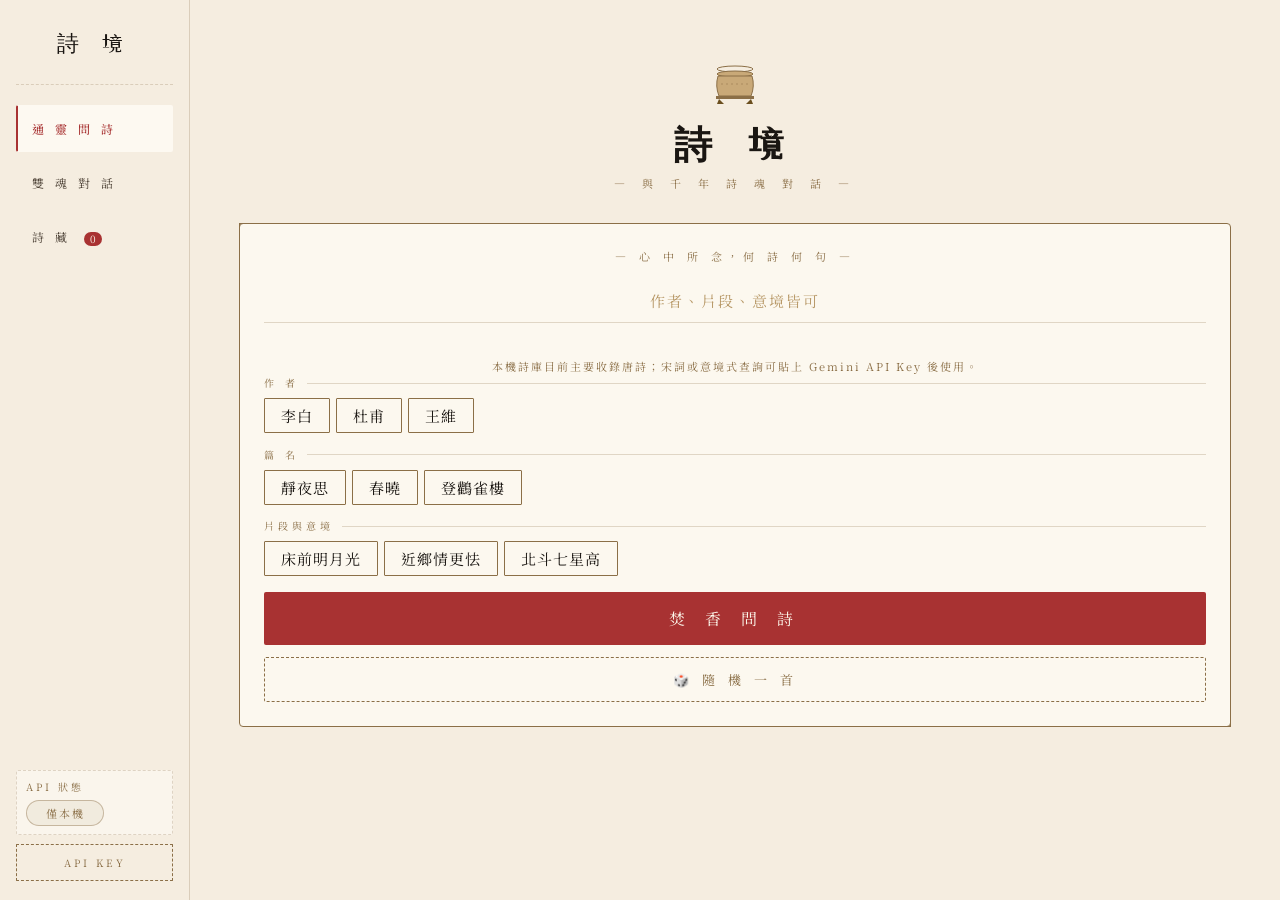
<file: index.html>
<!DOCTYPE html>
<html lang="zh-Hant">
<head>
<meta charset="UTF-8"/>
<meta name="viewport" content="width=device-width, initial-scale=1.0"/>
<meta name="description" content="詩境是一個結合本機唐詩資料庫與 Gemini API 的古典詩詞互動系統，可查詩、解詩、收藏與進行詩魂對話。"/>
<meta property="og:title" content="詩境｜生成式 AI 古典詩詞互動系統"/>
<meta property="og:description" content="用作者、詩名、詩句或意境召喚古典詩詞，支援本機 poems.json 與 Gemini API。"/>
<meta property="og:type" content="website"/>
<meta name="theme-color" content="#f5ede0"/>
<title>詩境 · 通靈問詩</title>
<link rel="icon" href="data:image/svg+xml,%3Csvg xmlns='http://www.w3.org/2000/svg' viewBox='0 0 64 64'%3E%3Crect width='64' height='64' rx='8' fill='%23f5ede0'/%3E%3Ctext x='32' y='43' text-anchor='middle' font-size='36' fill='%23a83232' font-family='serif'%3E%E8%A9%A9%3C/text%3E%3C/svg%3E"/>
<link rel="preconnect" href="https://fonts.googleapis.com">
<link href="https://fonts.googleapis.com/css2?family=Noto+Serif+TC:wght@400;500;700&family=ZCOOL+XiaoWei&display=swap" rel="stylesheet">
<link rel="stylesheet" href="style.css?v=20260604-v142-home-examples"/>
</head>
<body>

<!-- ══ 導覽列 ══ -->
<nav class="nav">
  <div class="nav-logo">詩 境</div>
  <div class="nav-tabs">
    <button class="nav-tab active" data-action="show-page" data-page="p1" type="button">通 靈 問 詩</button>
    <button class="nav-tab" data-action="show-page" data-page="p2" type="button">雙 魂 對 話</button>
    <button class="nav-tab" data-action="show-page" data-page="p3" type="button">詩 藏 <span class="collect-badge" id="collect-badge">0</span></button>
  </div>
  <div class="nav-api-wrap">
    <div class="nav-api-status" aria-live="polite">
      <div class="api-status-label">API 狀態</div>
      <div class="api-status-pill s-local" id="api-status-pill">僅本機</div>
    </div>
    <button class="nav-api-btn" data-action="open-api-key-modal" type="button">API KEY</button>
  </div>
</nav>

<!-- ══ 頁面1：通靈問詩 ══ -->
<div class="page active" id="p1">
  <div class="smoke-wrap">
    <div class="censer-mini">
      <div class="s"></div><div class="s"></div><div class="s"></div>
      <svg width="56" height="44" viewBox="0 0 56 44" style="position:absolute;bottom:0">
        <ellipse cx="28" cy="9" rx="18" ry="3" fill="none" stroke="#8b6f47" stroke-width="1"/>
        <ellipse cx="28" cy="14" rx="18" ry="3" fill="#c9a978" stroke="#8b6f47" stroke-width="1"/>
        <path d="M11 16 Q8 26 12 36 L44 36 Q48 26 45 16Z" fill="#c9a978" stroke="#8b6f47" stroke-width="1"/>
        <line x1="14" y1="24" x2="42" y2="24" stroke="#8b6f47" stroke-width=".5" stroke-dasharray="2,3"/>
        <rect x="9" y="36" width="38" height="3" fill="#8b6f47"/>
        <path d="M12 39 L10 44 L17 44Z" fill="#6b4f1e"/>
        <path d="M44 39 L46 44 L39 44Z" fill="#6b4f1e"/>
      </svg>
    </div>
  </div>
  <div class="hero">
    <h1>詩 境</h1>
    <div class="hero-sub">— 與 千 年 詩 魂 對 話 —</div>
  </div>

  <div class="ritual-box">
    <div class="ritual-label">— 心 中 所 念，何 詩 何 句 —</div>
    <input id="poem-input" type="text" placeholder="作者、片段、意境皆可"/>
    <div class="library-scope-note">本機詩庫目前主要收錄唐詩；宋詞或意境式查詢可貼上 Gemini API Key 後使用。</div>
    <div class="example-group">
      <div class="group-label">作 者</div>
      <div class="ex-row">
        <button class="ex-btn" data-action="fill-example" data-value="李白" type="button">李白</button>
        <button class="ex-btn" data-action="fill-example" data-value="杜甫" type="button">杜甫</button>
        <button class="ex-btn" data-action="fill-example" data-value="王維" type="button">王維</button>
      </div>
    </div>
    <div class="example-group">
      <div class="group-label">篇 名</div>
      <div class="ex-row">
        <button class="ex-btn" data-action="fill-example" data-value="靜夜思" type="button">靜夜思</button>
        <button class="ex-btn" data-action="fill-example" data-value="春曉" type="button">春曉</button>
        <button class="ex-btn" data-action="fill-example" data-value="登鸛雀樓" type="button">登鸛雀樓</button>
      </div>
    </div>
    <div class="example-group">
      <div class="group-label">片段與意境</div>
      <div class="ex-row">
        <button class="ex-btn" data-action="fill-example" data-value="床前明月光" type="button">床前明月光</button>
        <button class="ex-btn" data-action="fill-example" data-value="近鄉情更怯" type="button">近鄉情更怯</button>
        <button class="ex-btn" data-action="fill-example" data-value="北斗七星高" type="button">北斗七星高</button>
      </div>
    </div>
    <button class="submit-btn" id="submit-btn" data-action="summon" type="button">焚 香 問 詩</button>
    <button class="random-btn" id="random-btn" data-action="random-poem" type="button">🎲 隨 機 一 首</button>
  </div>

  <div class="loading-box" id="loading" aria-live="polite" aria-busy="true">
    <div class="loading-panel">
      <div class="loading-ornament">— 詩 境 通 靈 —</div>
      <div class="loading-text" id="loading-text">點 燃 香 爐 ⋯</div>
      <div class="loading-note">古 卷 翻 動，詩 魂 將 至</div>
    </div>
  </div>
  <div id="output"></div>
</div>

<!-- ══ 頁面2：雙魂對話 ══ -->
<div class="page" id="p2">
  <div class="page2-title">雙 魂 對 話</div>
  <div class="page2-sub">— 召 喚 兩 位 詩 人，就 主 題 展 開 詩 意 對 話 —</div>

  <div class="setup-box">
    <div class="setup-label">— 設 定 對 話 —</div>
    <div class="setup-grid">
      <div class="setup-col">
        <label>詩 人 甲</label>
        <select id="poet-a">
          <option value="李白">李白（唐）</option>
          <option value="杜甫">杜甫（唐）</option>
          <option value="王維">王維（唐）</option>
          <option value="白居易">白居易（唐）</option>
          <option value="蘇軾">蘇軾（宋）</option>
          <option value="李清照">李清照（宋）</option>
          <option value="辛棄疾">辛棄疾（宋）</option>
          <option value="陶淵明">陶淵明（東晉）</option>
        </select>
      </div>
      <div class="setup-col">
        <label>詩 人 乙</label>
        <select id="poet-b">
          <option value="蘇軾" selected>蘇軾（宋）</option>
          <option value="李白">李白（唐）</option>
          <option value="杜甫">杜甫（唐）</option>
          <option value="王維">王維（唐）</option>
          <option value="白居易">白居易（唐）</option>
          <option value="李清照">李清照（宋）</option>
          <option value="辛棄疾">辛棄疾（宋）</option>
          <option value="陶淵明">陶淵明（東晉）</option>
        </select>
      </div>
    </div>
    <div class="topic-row">
      <label>對 話 主 題</label>
      <input id="d-topic" type="text" placeholder="月亮、離別、功名、人生無常…"/>
    </div>
    <button class="persona-toggle" data-action="toggle-persona" type="button">▸ 展 開 Persona 設 定（System Prompt）</button>
    <div class="persona-panels" id="persona-panels">
      <div class="persona-panel">
        <label id="label-a">李白 Persona</label>
        <textarea class="persona-textarea" id="persona-a"></textarea>
        <button class="reset-persona-btn" data-action="reset-persona" data-persona="a" type="button">還原預設</button>
      </div>
      <div class="persona-panel">
        <label id="label-b">蘇軾 Persona</label>
        <textarea class="persona-textarea" id="persona-b"></textarea>
        <button class="reset-persona-btn" data-action="reset-persona" data-persona="b" type="button">還原預設</button>
      </div>
    </div>
    <button class="start-btn" id="start-btn" data-action="start-dialogue" type="button">召 喚 兩 位 詩 魂</button>
  </div>

  <div class="stage" id="stage">
    <div class="stage-header">
      <div>
        <div class="stage-info" id="stage-topic-label"></div>
        <div class="stage-poets" id="stage-poets-label"></div>
      </div>
      <button class="stop-btn" data-action="stop-dialogue" type="button">終 止</button>
    </div>
    <div class="dialogue" id="dialogue"></div>
    <div class="stage-status" id="stage-status"></div>
    <div class="more-action-row">
      <button class="more-btn" id="more-btn" data-action="continue-dialogue" type="button">繼 續 對 話</button>
    </div>
  </div>
</div>

<!-- ══ 頁面3：詩藏 ══ -->
<div class="page" id="p3">
  <div class="page3-title">詩 藏</div>
  <div class="page3-sub">— 你 召 喚 過 的 詩 魂 —</div>
  <div id="col-content"></div>
</div>



<div class="api-modal-backdrop" id="api-key-modal" hidden>
  <div class="api-modal" role="dialog" aria-modal="true" aria-labelledby="api-key-modal-title">
    <button class="api-modal-close" type="button" data-action="close-api-key-modal" aria-label="關閉">×</button>
    <div class="api-modal-title" id="api-key-modal-title">Gemini API Key</div>
    <div class="api-modal-desc">
      請貼上 Gemini API key。Key 只會暫存在本分頁 sessionStorage，關閉分頁後即清除；貼上後會延遲自動測試一次，並加入冷卻機制避免 Too many requests。隨機召喚與本機詩庫查詢不會改變 API 連線狀態。未輸入 key 時仍可使用本機詩庫與免費瀏覽器朗讀。
    </div>
    <input class="api-key-input" id="api-key-input" type="password" autocomplete="off" spellcheck="false" placeholder="貼上 Gemini API key"/>
    <div class="api-modal-status" id="api-key-modal-status">未輸入 key 時會使用本機 poems.json 詩庫；貼上 key 後會受控自動測試一次。</div>
    <div class="api-modal-actions">
      <button class="api-modal-btn" type="button" data-action="clear-api-key">清除 Key</button>
      <button class="api-modal-btn primary" type="button" data-action="close-api-key-modal">關閉</button>
    </div>
  </div>
</div>
<div class="toast-region" id="toast-region" aria-live="polite" aria-atomic="true"></div>

<script src="app.js?v=20260604-v142-home-examples" defer></script>
</body>
</html>
</file>
<file: style.css>
*{box-sizing:border-box;margin:0;padding:0}
:root{
  --paper:#f5ede0;--ink:#1a1612;--ink-soft:#4a3f33;
  --bronze:#8b6f47;--bronze-light:#b89968;
  --vermilion:#a83232;--line:rgba(139,111,71,0.25);
}
html{
  scroll-behavior:smooth;
  scroll-padding-top:24px;
}
body{
  font-family:"Noto Serif TC",serif;
  background:var(--paper);
  color:var(--ink);
  min-height:100vh;
}
@media (max-width:900px){
  html{scroll-padding-top:78px}
}
@media (prefers-reduced-motion:reduce){
  html{scroll-behavior:auto}
}

/* ══ 頂部導覽 ══ */
.nav{
  position:fixed;
  top:0;
  left:0;
  bottom:0;
  width:190px;
  z-index:100;
  background:rgba(245,237,224,.96);
  backdrop-filter:blur(8px);
  -webkit-backdrop-filter:blur(8px);
  border-right:.5px solid var(--line);
  display:flex;
  flex-direction:column;
  align-items:stretch;
  justify-content:flex-start;
  padding:1.4rem 1rem 1.2rem;
}
.nav-logo{
  font-family:"ZCOOL XiaoWei",serif;
  font-size:22px;
  letter-spacing:8px;
  padding:.4rem .5rem 1.6rem;
  text-align:center;
  border-bottom:.5px dashed var(--line);
  margin-bottom:1.2rem;
}
.nav-tabs{
  display:flex;
  flex-direction:column;
  gap:.45rem;
}
.nav-tab{
  width:100%;
  background:transparent;
  border:.5px solid transparent;
  border-left:2px solid transparent;
  padding:14px 14px;
  font-family:"Noto Serif TC",serif;
  font-size:12px;
  letter-spacing:4px;
  color:var(--ink-soft);
  cursor:pointer;
  transition:all .2s;
  text-align:left;
  border-radius:2px;
}
.nav-tab:hover{
  color:var(--ink);
  background:rgba(255,252,245,.55);
  border-color:rgba(139,111,71,.16);
}
.nav-tab.active{
  color:var(--vermilion);
  border-left-color:var(--vermilion);
  background:rgba(255,252,245,.8);
  font-weight:500;
}
.nav-api-wrap{
  margin-top:auto;
  display:flex;
  flex-direction:column;
  gap:.55rem;
}
.nav-api-status{
  border:.5px dashed var(--line);
  border-radius:2px;
  padding:8px 9px;
  background:rgba(255,252,245,.52);
}
.api-status-label{
  font-size:10px;
  letter-spacing:3px;
  color:var(--bronze);
  margin-bottom:6px;
}
.api-status-pill{
  display:inline-flex;
  align-items:center;
  justify-content:center;
  min-width:78px;
  padding:4px 8px;
  border-radius:999px;
  font-size:11px;
  letter-spacing:2px;
  border:.5px solid var(--line);
  color:var(--ink-soft);
  background:rgba(139,111,71,.08);
}
.api-status-pill.s-connected{
  border-color:rgba(30,110,61,.45);
  color:#1e6e3d;
  background:rgba(30,110,61,.11);
}
.api-status-pill.s-local{
  border-color:rgba(139,111,71,.42);
  color:var(--bronze);
  background:rgba(139,111,71,.08);
}
.api-status-pill.s-limited{
  border-color:rgba(168,50,50,.44);
  color:var(--vermilion);
  background:rgba(168,50,50,.09);
}
.nav-api-btn{
  width:100%;
  background:transparent;
  border:.5px dashed var(--bronze);
  color:var(--bronze);
  padding:10px 12px;
  font-family:"Noto Serif TC",serif;
  font-size:10px;
  letter-spacing:3px;
  cursor:pointer;
  border-radius:1px;
  transition:all .2s;
}
.nav-api-btn:hover{background:rgba(139,111,71,.08);color:var(--ink)}
.collect-badge{
  display:inline-flex;
  align-items:center;
  justify-content:center;
  margin-left:6px;
  background:var(--vermilion);
  color:#fdf8ec;
  font-size:10px;
  line-height:1;
  padding:2px 6px;
  border-radius:999px;
  min-width:17px;
  text-align:center;
  letter-spacing:0;
  vertical-align:middle;
}

/* ══ 頁面容器 ══ */
.page{
  display:none;
  width:100%;
  max-width:1040px;
  margin:0 auto;
  padding:2rem 1.5rem 4rem;
}
.page.active{display:block}
.ritual-box,
.poem-scroll,
.tabs,
.chat-section,
.setup-box,
.stage,
#col-content{
  scroll-margin-top:96px;
}

body{
  padding-left:190px;
}

@media (min-width:901px){
  .page{
    max-width:min(1040px, calc(100vw - 230px));
  }
}

/* 窄畫面改回頂部導覽，避免側欄壓縮內容 */
@media (max-width:900px){
  body{padding-left:0}
  .nav{
    position:sticky;
    top:0;
    left:auto;
    bottom:auto;
    width:auto;
    height:auto;
    flex-direction:row;
    align-items:center;
    justify-content:space-between;
    padding:0 1rem;
    border-right:none;
    border-bottom:.5px solid var(--line);
  }
  .nav-logo{
    font-size:17px;
    letter-spacing:5px;
    padding:12px 0;
    margin:0;
    border-bottom:none;
    white-space:nowrap;
  }
  .nav-tabs{
    flex-direction:row;
    gap:0;
    overflow-x:auto;
    scrollbar-width:none;
  }
  .nav-tabs::-webkit-scrollbar{display:none}
  .nav-tab{
    width:auto;
    padding:14px 12px;
    border:none;
    border-bottom:2px solid transparent;
    text-align:center;
    white-space:nowrap;
    border-radius:0;
  }
  .nav-tab:hover{
    background:transparent;
    border-color:transparent;
  }
  .nav-tab.active{
    background:transparent;
    border-left:none;
    border-bottom-color:var(--vermilion);
  }
  .nav-api-wrap{
    margin-top:0;
    display:flex;
    flex-direction:row;
    align-items:center;
    gap:6px;
    flex-shrink:0;
  }
  .nav-api-status{
    padding:4px 6px;
    min-height:30px;
    display:flex;
    align-items:center;
  }
  .api-status-label{
    display:none;
  }
  .api-status-pill{
    min-width:56px;
    font-size:10px;
    letter-spacing:1px;
    padding:3px 6px;
    white-space:nowrap;
  }
  .nav-api-btn{
    margin-top:0;
    width:auto;
    padding:6px 10px;
    flex-shrink:0;
    white-space:nowrap;
  }
  .page{
    max-width:720px;
    padding:2rem 1.25rem 4rem;
  }
}

/* ══ 通用元件 ══ */
@keyframes fadeUp{from{opacity:0;transform:translateY(14px)}to{opacity:1;transform:translateY(0)}}
@keyframes blink{0%,100%{opacity:1}50%{opacity:0}}
@keyframes rise{0%{opacity:0;transform:translateX(-50%) translateY(0) scale(1)}20%{opacity:1}100%{opacity:0;transform:translateX(-50%) translateY(-55px) scale(3)}}
@keyframes scrollIn{from{opacity:0;transform:translateY(20px)}to{opacity:1;transform:translateY(0)}}
@keyframes slideIn{from{transform:translateX(100%)}to{transform:translateX(0)}}

/* ══ 頁面1：詩境 ══ */
.smoke-wrap{display:flex;justify-content:center;margin-bottom:1rem;height:72px}
.censer-mini{position:relative;width:56px;height:72px}
.s{position:absolute;bottom:38px;left:50%;width:5px;height:5px;background:radial-gradient(circle,rgba(139,111,71,.6)0%,transparent 70%);border-radius:50%;opacity:0;animation:rise 4s ease-out infinite}
.s:nth-child(1){animation-delay:0s;transform:translateX(-50%)}
.s:nth-child(2){animation-delay:1.3s;transform:translateX(-60%)}
.s:nth-child(3){animation-delay:2.6s;transform:translateX(-40%)}
.hero{text-align:center;margin-bottom:2rem}
.hero h1{font-family:"ZCOOL XiaoWei",serif;font-size:38px;letter-spacing:12px;margin-bottom:4px}
.hero-sub{font-size:11px;letter-spacing:7px;color:var(--bronze)}

.ritual-box{background:rgba(255,252,245,.75);border:.5px solid var(--bronze);border-radius:4px;padding:1.5rem;margin-bottom:1.75rem;position:relative}
.ritual-box::before,.ritual-box::after{content:'';position:absolute;width:12px;height:12px;border:1px solid var(--bronze)}
.ritual-box::before{top:-1px;left:-1px;border-right:none;border-bottom:none}
.ritual-box::after{bottom:-1px;right:-1px;border-left:none;border-top:none}
.ritual-label{font-size:11px;letter-spacing:5px;color:var(--bronze);margin-bottom:12px;text-align:center}
#poem-input{width:100%;background:transparent;border:none;border-bottom:1px solid var(--line);padding:10px 4px;font-family:"Noto Serif TC",serif;font-size:17px;color:var(--ink);text-align:center;outline:none;transition:border-color .3s;margin-bottom:1.25rem}
#poem-input:focus{border-bottom-color:var(--bronze)}
#poem-input::placeholder{color:var(--bronze-light);font-size:14px;letter-spacing:2px}
.example-group{margin-bottom:.85rem}
.group-label{font-size:10px;letter-spacing:4px;color:var(--bronze);margin-bottom:8px;display:flex;align-items:center;gap:8px}
.group-label::after{content:'';flex:1;height:.5px;background:var(--line)}
.ex-row{display:flex;flex-wrap:wrap;gap:6px}
.ex-btn{background:transparent;color:var(--ink);border:.5px solid var(--bronze);padding:6px 16px;font-family:"Noto Serif TC",serif;font-size:14px;letter-spacing:1px;cursor:pointer;border-radius:1px;transition:all .2s;white-space:nowrap}
.ex-btn:hover{background:var(--bronze);color:#fdf8ec}
  .ex-btn.active{background:var(--bronze);color:#fdf8ec;border-color:var(--bronze)}
.submit-btn{display:block;width:100%;margin-top:1rem;background:var(--vermilion);color:#fdf8ec;border:none;padding:15px;font-family:"Noto Serif TC",serif;font-size:15px;letter-spacing:8px;cursor:pointer;border-radius:2px;transition:all .25s}
.submit-btn:hover{background:#8b1f1f;letter-spacing:10px}
.submit-btn:disabled{opacity:.45;cursor:not-allowed}
.random-btn{
  display:block;
  width:100%;
  margin-top:.7rem;
  background:transparent;
  color:var(--bronze);
  border:.5px dashed var(--bronze);
  padding:12px;
  font-family:"Noto Serif TC",serif;
  font-size:13px;
  letter-spacing:5px;
  cursor:pointer;
  border-radius:2px;
  transition:all .2s;
}
.random-btn:hover{background:rgba(139,111,71,.08);color:var(--ink)}
.random-btn:disabled{opacity:.45;cursor:not-allowed}
.tts-btn{
  background:transparent;
  border:.5px solid var(--bronze);
  color:var(--bronze);
  padding:5px 10px;
  font-family:"Noto Serif TC",serif;
  font-size:11px;
  letter-spacing:2px;
  cursor:pointer;
  border-radius:1px;
  transition:all .2s;
  white-space:nowrap;
}
.tts-btn:hover{background:var(--bronze);color:#fdf8ec}
.tts-btn.loading{opacity:.72;animation:ttsPulse 1s ease-in-out infinite}
.tts-btn.playing{background:var(--vermilion);border-color:var(--vermilion);color:#fdf8ec}
.monologue-title-row{
  display:flex;
  justify-content:space-between;
  align-items:center;
  gap:.75rem;
  margin-bottom:8px;
}
.monologue-title-row .monologue-label{margin-bottom:0}
@keyframes ttsPulse{0%,100%{opacity:.55}50%{opacity:1}}

.loading-box{
  position:fixed;
  inset:0;
  z-index:9999;
  display:none;
  align-items:center;
  justify-content:center;
  padding:2rem;
  background:rgba(245,237,224,.78);
  backdrop-filter:blur(7px);
  -webkit-backdrop-filter:blur(7px);
}
.loading-box.show{display:flex}
.loading-panel{
  width:min(420px,calc(100vw - 2.5rem));
  background:linear-gradient(180deg,rgba(255,252,245,.97),rgba(245,237,224,.96));
  border:.5px solid var(--bronze);
  border-radius:4px;
  padding:2rem 1.75rem;
  text-align:center;
  box-shadow:0 18px 60px rgba(74,63,51,.18);
  position:relative;
  animation:fadeUp .45s ease-out;
}
.loading-panel::before,.loading-panel::after{
  content:'';
  position:absolute;
  width:14px;
  height:14px;
  border:1px solid var(--bronze);
}
.loading-panel::before{top:-1px;left:-1px;border-right:none;border-bottom:none}
.loading-panel::after{bottom:-1px;right:-1px;border-left:none;border-top:none}
.loading-ornament{
  font-size:10px;
  letter-spacing:5px;
  color:var(--bronze);
  margin-bottom:1rem;
}
.loading-text{
  font-family:"Noto Serif TC",serif;
  font-size:20px;
  color:var(--ink);
  letter-spacing:6px;
  animation:fadeUp 1s ease-in-out;
}
.loading-note{
  margin-top:1rem;
  font-size:12px;
  letter-spacing:4px;
  color:var(--bronze);
}
body.loading-open{
  overflow:hidden;
}
.error{
  text-align:center;
  padding:1.6rem 1.3rem;
  color:var(--vermilion);
  font-size:14px;
  letter-spacing:3px;
  background:rgba(255,252,245,.72);
  border:.5px solid rgba(168,50,50,.26);
  border-radius:3px;
}
.error-title{font-size:14px;letter-spacing:3px}
.error-detail{
  margin-top:.8rem;
  font-size:12px;
  color:var(--bronze);
  letter-spacing:2px;
  line-height:1.7;
}
.error-query{
  margin-top:.55rem;
  font-size:11px;
  color:var(--ink-soft);
  letter-spacing:2px;
}
.error-actions{
  margin-top:1rem;
  display:flex;
  flex-wrap:wrap;
  justify-content:center;
  gap:8px;
}
.error-btn{
  background:transparent;
  border:.5px solid var(--bronze);
  color:var(--bronze);
  padding:7px 12px;
  font-family:"Noto Serif TC",serif;
  font-size:12px;
  letter-spacing:2px;
  border-radius:2px;
  cursor:pointer;
  transition:all .2s;
}
.error-btn:hover{
  background:var(--bronze);
  border-color:var(--bronze);
  color:#fdf8ec;
}

.poem-scroll{
  background:linear-gradient(180deg,#fdf8ec,#f5ede0);
  border:.5px solid var(--bronze-light);
  padding:1.75rem;
  position:relative;
  margin-bottom:1rem;
  animation:scrollIn .8s ease-out;
  overflow:hidden;
}
.poem-head{
  display:flex;
  flex-direction:column;
  justify-content:space-between;
  align-items:flex-start;
  gap:1rem;
  min-width:0;
  width:100%;
  height:100%;
  min-height:0;
  align-self:start;
  margin:0;
  padding:1.3rem .9rem 1rem;
  background:rgba(255,252,245,.22);
  border:.5px dashed var(--line);
  border-radius:3px;
  overflow:visible;
}
.poem-head-main{
  width:100%;
  display:flex;
  flex-direction:column;
  align-items:stretch;
  padding-top:.35rem;
}
.reveal-label{
  font-size:10px;
  letter-spacing:4px;
  color:var(--bronze);
  margin-bottom:.75rem;
}

/* 右側篇名與作者直排 */
.poem-title-card-body{
  /* 篇名＋作者作為一個視覺群組置中，
     避免靠左時右側空、靠右時左側空 */
  width:max-content;
  max-width:100%;
  display:flex;
  flex-direction:row-reverse;
  justify-content:flex-start;
  align-items:flex-start;
  gap:1.1rem;
  margin:1.2rem auto .65rem;
  height:auto;
  min-height:0;
  overflow:visible;
}

.poem-title{
  writing-mode:vertical-rl;
  text-orientation:upright;
  white-space:nowrap;

  display:inline-block;
  flex:0 0 auto;
  font-family:"Noto Serif TC",serif;
  font-size:32px;
  font-weight:500;
  line-height:1.55;
  letter-spacing:5px;

  width:auto;
  height:auto;
  max-width:none;
  max-height:none;
  overflow:visible;
}

.poem-meta-info{
  writing-mode:vertical-rl;
  text-orientation:upright;
  white-space:nowrap;

  display:inline-block;
  flex:0 0 auto;
  font-size:17px;
  color:var(--ink-soft);
  line-height:1.6;
  letter-spacing:3px;

  width:auto;
  height:auto;
  max-width:none;
  max-height:none;
  overflow:visible;
}
.poem-source-note{
  align-self:flex-end;
  margin:0;
  font-size:11px;
  letter-spacing:2px;
  border:.5px dashed var(--line);
  border-radius:999px;
  padding:4px 10px;
  color:var(--bronze);
  background:rgba(139,111,71,.06);
  white-space:nowrap;
}
.poem-source-note.source-gemini{
  color:#1e6e3d;
  border-color:rgba(30,110,61,.42);
  background:rgba(30,110,61,.1);
}
.poem-source-note.source-local{
  color:var(--bronze);
  border-color:rgba(139,111,71,.4);
  background:rgba(139,111,71,.08);
}
.poem-head-bottom{
  width:100%;
  display:flex;
  flex-direction:row;
  justify-content:space-between;
  align-items:flex-end;
  gap:.75rem;
  margin-top:auto;
  padding-top:.3rem;
}
.poem-head-right{
  display:flex;
  flex-direction:row;
  justify-content:flex-end;
  align-items:flex-end;
  gap:.75rem;
}

/* ══ 詩作主視覺：標題資訊與詩文原文並排 ══ */
.poem-overview-grid{
  display:grid;
  grid-template-columns:minmax(0,1.48fr) minmax(250px,.72fr);
  gap:.65rem;
  align-items:start;
  width:100%;
  min-width:0;
  margin-bottom:1.25rem;
}

.poem-original-panel{
  min-width:0;
  width:100%;
  max-width:100%;
  overflow:hidden;
  background:rgba(255,252,245,.38);
  border:.5px solid rgba(139,111,71,.18);
  border-radius:3px;
  padding:1.3rem 1rem .9rem;
  display:flex;
  flex-direction:column;
  align-self:start;
  align-items:stretch;
  height:auto;
}

.poem-panel-top,
.title-panel-top{
  width:100%;
  display:flex;
  justify-content:space-between;
  align-items:center;
  gap:.8rem;
  margin-bottom:.8rem;
}

.poem-panel-label{
  font-size:10px;
  letter-spacing:4px;
  color:var(--bronze);
  margin-bottom:0;
}

/* 右側「詩魂現身」標題固定一行，字級按鈕改放到下一列 */
.title-panel-top{
  flex-direction:column;
  align-items:stretch;
  justify-content:flex-start;
  gap:.65rem;
}

.title-panel-top .reveal-label{
  margin-bottom:0;
  white-space:nowrap;
  width:100%;
}

.title-panel-top .title-font-controls{
  align-self:flex-end;
}

.font-size-controls{
  display:flex;
  align-items:center;
  gap:6px;
  flex-shrink:0;
}

.font-size-btn{
  border:.5px solid var(--bronze);
  background:rgba(255,252,245,.65);
  color:var(--bronze);
  font-family:"Noto Serif TC",serif;
  font-size:11px;
  letter-spacing:2px;
  padding:5px 8px;
  cursor:pointer;
  border-radius:2px;
  transition:all .2s;
  white-space:nowrap;
}

.font-size-btn:hover{
  background:var(--bronze);
  color:#fdf8ec;
}

.font-size-value{
  min-width:24px;
  text-align:center;
  font-size:11px;
  color:var(--ink-soft);
  letter-spacing:1px;
}
.save-btn{
  background:transparent;
  border:.5px solid var(--bronze);
  color:var(--bronze);
  padding:6px 14px;
  font-family:"Noto Serif TC",serif;
  font-size:12px;
  letter-spacing:2px;
  cursor:pointer;
  border-radius:1px;
  transition:all .2s;
}

/* 尚未收藏：維持紙感外框，hover 只轉成古銅色 */
.save-btn:hover{
  background:var(--bronze);
  color:#fdf8ec;
  border-color:var(--bronze);
}

/* 已收藏：明確改成朱紅實心 */
.save-btn.saved{
  background:var(--vermilion);
  color:#fdf8ec;
  border-color:var(--vermilion);
  box-shadow:0 5px 14px rgba(168,50,50,.18);
}

/* 已收藏 hover：加深朱紅，不會和未收藏混淆 */
.save-btn.saved:hover{
  background:#8b1f1f;
  border-color:#8b1f1f;
  color:#fdf8ec;
}
.poem-text-wrap{
  display:flex;
  justify-content:center;
  align-items:center;
  width:100%;
  max-width:100%;
  min-width:0;
  margin:.2rem 0 0;
  min-height:0;
  overflow-x:auto;
  overflow-y:hidden;
  padding:.35rem 0;
  scrollbar-width:thin;
}

.poem-text{
  writing-mode:vertical-rl;
  text-orientation:upright;
  font-family:"Noto Serif TC",serif;
  font-size:17px;
  line-height:2.2;
  letter-spacing:4px;
  white-space:pre-wrap;
  word-break:break-all;
  overflow-wrap:anywhere;
  line-break:strict;

  /* 真正高度由 JS 依詩句長度自動計算 */
  height:220px;
  max-height:none;
  width:max-content;
  max-width:none;
  flex:0 0 auto;
  overflow:visible;
  transition:height .25s ease;
}


/* 延續 v1.4.1：橫排模式樣式；預設採直排伸縮 */
.poem-text-wrap.layout-horizontal{
  justify-content:flex-start;
  align-items:flex-start;
  overflow-x:hidden;
  overflow-y:auto;
  max-height:min(56vh, 560px);
  min-height:0;
  padding:.35rem .15rem .55rem;
  scrollbar-width:thin;
}

.poem-text.layout-horizontal{
  writing-mode:horizontal-tb;
  text-orientation:mixed;
  white-space:pre-line;
  word-break:normal;
  overflow-wrap:anywhere;
  line-break:auto;
  width:100%;
  max-width:100%;
  height:auto !important;
  max-height:none;
  font-size:18px;
  line-height:2.05;
  letter-spacing:1px;
  text-align:left;
  padding:.15rem .25rem;
  box-sizing:border-box;
}

/* 中小螢幕改回上下排列，避免並排太擠 */
@media (max-width:1120px){
  .poem-overview-grid{
    grid-template-columns:1fr;
    gap:1rem;
  }
  .poem-original-panel{
    order:2;
  }
  .poem-head.poem-title-card{
    order:1;
  }
  .poem-head{
    gap:1rem;
  }
  .poem-head-main{
    padding-top:.15rem;
  }
  .poem-head-bottom{
    margin-top:.2rem;
    padding-top:.2rem;
  }
  .poem-head-right{
    justify-content:flex-start;
  }
  .monologue-wrap{
    border-left:2px solid var(--bronze);
    border-radius:0 3px 3px 0;
  }
}

/* 小螢幕時略縮字距與字級，減少直排爆版 */
@media (max-width:640px){
  .poem-panel-top,
  .title-panel-top{
    flex-wrap:wrap;
    align-items:flex-start;
  }

  .poem-text{
    font-size:16px;
    line-height:2;
    letter-spacing:3px;
    height:auto;
  }
  .poem-title{
    font-size:21px;
    line-height:1.55;
    letter-spacing:4px;
  }
  .poem-meta-info{
    font-size:12px;
    letter-spacing:2px;
  }
  .poem-title-card-body{
    gap:.75rem;
    height:auto;
    min-height:0;
  }
}
.completion-seal{position:absolute;bottom:1rem;right:1.25rem;background:var(--vermilion);color:#f5ede0;font-size:10px;padding:5px 9px;letter-spacing:3px;transform:rotate(8deg);border-radius:2px;opacity:.85}

/* 詩魂獨白打字機 */
.monologue-wrap{
  min-width:0;
  border-left:2px solid var(--bronze);
  background:rgba(139,111,71,.055);
  border-radius:0 3px 3px 0;
  padding:1rem 1.15rem;
  margin:0 0 .25rem;
  font-family:"Noto Serif TC",serif;
  font-style:italic;
  font-size:15px;
  line-height:2;
  color:var(--ink-soft);
}
.monologue-label{font-style:normal;font-size:10px;letter-spacing:4px;color:var(--bronze);margin-bottom:8px}
.tw-cursor{display:inline-block;width:1px;height:1.1em;background:var(--bronze);margin-left:2px;vertical-align:text-bottom;animation:blink .7s step-end infinite}
.tw-cursor.done{display:none}

/* 詩人對談 */
.chat-section{border-top:.5px dashed var(--line);padding-top:1.25rem;margin-top:1.5rem}
.chat-label{font-size:10px;letter-spacing:4px;color:var(--bronze);margin-bottom:1rem}
.chat-messages{display:flex;flex-direction:column;gap:.75rem;margin-bottom:1rem;min-height:40px}
.msg{max-width:82%;animation:fadeUp .3s ease-out}
.msg-poet{align-self:flex-start}
.msg-user{align-self:flex-end}
.msg-name{font-size:10px;letter-spacing:3px;color:var(--bronze);margin-bottom:4px}
.msg-user .msg-name{text-align:right;color:var(--ink-soft)}
.msg-bubble{padding:.75rem 1rem;font-size:14px;line-height:1.8;border-radius:2px}
.msg-poet .msg-bubble{background:rgba(139,111,71,.08);border-left:2px solid var(--bronze);font-style:italic;color:var(--ink-soft)}
.msg-user .msg-bubble{background:var(--ink);color:#fdf8ec}
.chat-input-wrap{display:flex;gap:8px}
.chat-input{flex:1;background:transparent;border:none;border-bottom:.5px solid var(--bronze);padding:10px 8px;font-family:"Noto Serif TC",serif;font-size:14px;color:var(--ink);outline:none}
.chat-input::placeholder{color:var(--bronze-light);font-size:13px}
.chat-send{background:var(--ink);color:#fdf8ec;border:none;padding:10px 18px;font-family:"Noto Serif TC",serif;font-size:13px;letter-spacing:3px;cursor:pointer;border-radius:1px;transition:all .2s}
.chat-send:hover{background:var(--bronze)}
.chat-send:disabled{opacity:.4;cursor:not-allowed}

/* 分頁 */
.tabs{display:grid;grid-template-columns:1fr 1fr 1fr;background:rgba(139,111,71,.1);border-radius:3px;margin-bottom:1.25rem;padding:4px;gap:4px}
.tab{background:transparent;border:none;padding:11px 8px;font-family:"Noto Serif TC",serif;font-size:12px;color:var(--ink-soft);letter-spacing:3px;cursor:pointer;border-radius:2px;transition:all .2s;text-align:center}
.tab:hover{color:var(--ink);background:rgba(255,252,245,.5)}
.tab.active{background:#fdf8ec;color:var(--vermilion);font-weight:500;box-shadow:0 1px 4px rgba(139,111,71,.2)}
.tab-content{display:none;animation:fadeUp .4s ease-out;padding-bottom:1rem}
.tab-content.active{display:block}
.sec-label{font-size:10px;letter-spacing:4px;color:var(--bronze);margin-bottom:6px;margin-top:1.25rem}
.sec-label:first-child{margin-top:0}
.sec-txt{font-size:15px;line-height:1.9;margin-bottom:.5rem}
.sec-txt.sentence-break{line-height:2.05}
.sec-txt.sentence-break .sentence{display:block;margin-bottom:.35rem}
.sec-txt.sentence-break .sentence:last-child{margin-bottom:0}
.sec-tags{display:flex;flex-wrap:wrap;gap:6px}
.tag-item{font-size:12px;padding:5px 14px;border-radius:2px;border:.5px solid}
.t1{background:#f2e8d4;color:#6b4f1e;border-color:#b89968}
.t2{background:#efe4e0;color:#722828;border-color:#c08070}
.t3{background:#e6e0d0;color:#4a3f33;border-color:#8b6f47}
.emo-row{display:grid;grid-template-columns:1fr 1fr;gap:12px;margin-bottom:1rem}
.emo-cell{background:rgba(139,111,71,.06);border-left:2px solid var(--bronze);padding:1rem}
.emo-cell .el{font-size:10px;letter-spacing:3px;color:var(--bronze);margin-bottom:4px}
.emo-cell .ev{font-size:20px;font-weight:500}
.echo-box{background:linear-gradient(135deg,rgba(168,50,50,.04),rgba(139,111,71,.04));border:.5px dashed var(--vermilion);padding:1rem 1.25rem;margin-top:.75rem}
.echo-lbl{font-size:10px;letter-spacing:4px;color:var(--vermilion);margin-bottom:6px}
.echo-txt{font-size:14px;line-height:1.8;font-family:sans-serif;font-weight:300}
.src-note{font-size:11px;color:var(--bronze);border-top:.5px dashed var(--line);padding-top:.75rem;margin-top:1rem;letter-spacing:2px}

/* ══ 頁面2：雙魂對話 ══ */
.page2-title{font-family:"ZCOOL XiaoWei",serif;font-size:28px;letter-spacing:8px;text-align:center;margin-bottom:.5rem}
.page2-sub{font-size:11px;letter-spacing:5px;color:var(--bronze);text-align:center;margin-bottom:2rem}

.setup-box{background:rgba(255,252,245,.8);border:.5px solid var(--bronze);padding:1.5rem;margin-bottom:1.5rem;position:relative;border-radius:2px}
.setup-box::before,.setup-box::after{content:'';position:absolute;width:10px;height:10px;border:1px solid var(--bronze)}
.setup-box::before{top:-1px;left:-1px;border-right:none;border-bottom:none}
.setup-box::after{bottom:-1px;right:-1px;border-left:none;border-top:none}
.setup-label{font-size:10px;letter-spacing:4px;color:var(--bronze);margin-bottom:1rem;text-align:center}
.setup-grid{display:grid;grid-template-columns:1fr 1fr;gap:1rem;margin-bottom:1rem}
.setup-col label{font-size:10px;letter-spacing:3px;color:var(--bronze);display:block;margin-bottom:6px}
.setup-col select{width:100%;background:transparent;border:none;border-bottom:1px solid var(--line);padding:8px 4px;font-family:"Noto Serif TC",serif;font-size:16px;color:var(--ink);outline:none;cursor:pointer;-webkit-appearance:none}
.topic-row{margin-bottom:1rem}
.topic-row label{font-size:10px;letter-spacing:3px;color:var(--bronze);display:block;margin-bottom:6px}
.topic-row input{width:100%;background:transparent;border:none;border-bottom:1px solid var(--line);padding:8px 4px;font-family:"Noto Serif TC",serif;font-size:16px;color:var(--ink);text-align:center;outline:none}
.topic-row input::placeholder{color:var(--bronze-light);font-size:14px;letter-spacing:2px}

/* Persona 展開 */
.persona-toggle{
  background:transparent;border:.5px solid var(--line);color:var(--bronze);
  padding:6px 14px;font-family:"Noto Serif TC",serif;font-size:11px;letter-spacing:3px;
  cursor:pointer;border-radius:1px;transition:all .2s;margin-bottom:.75rem;width:100%;text-align:left;
}
.persona-toggle:hover{border-color:var(--bronze)}
.persona-panels{display:none;grid-template-columns:1fr 1fr;gap:1rem;margin-bottom:1rem}
.persona-panels.show{display:grid}
.persona-panel label{font-size:10px;letter-spacing:3px;color:var(--bronze);display:block;margin-bottom:6px}
.persona-textarea{width:100%;background:rgba(245,237,224,.5);border:.5px solid var(--line);border-radius:2px;padding:.75rem;font-family:"Noto Serif TC",serif;font-size:12px;line-height:1.7;color:var(--ink);outline:none;resize:vertical;min-height:140px;transition:border-color .3s}
.persona-textarea:focus{border-color:var(--bronze)}
.reset-persona-btn{background:transparent;border:none;color:var(--bronze-light);font-family:"Noto Serif TC",serif;font-size:11px;letter-spacing:2px;cursor:pointer;margin-top:4px;padding:0}
.reset-persona-btn:hover{color:var(--bronze)}

.start-btn{display:block;width:100%;background:var(--ink);color:#fdf8ec;border:none;padding:14px;font-family:"Noto Serif TC",serif;font-size:15px;letter-spacing:6px;cursor:pointer;border-radius:2px;transition:all .25s}
.start-btn:hover{background:var(--vermilion);letter-spacing:8px}
.start-btn:disabled{opacity:.4;cursor:not-allowed}

.stage{display:none;margin-bottom:1.5rem}
.stage.show{display:block}
.stage-header{display:flex;justify-content:space-between;align-items:center;padding:.75rem 1rem;background:rgba(139,111,71,.08);border:.5px solid var(--line);margin-bottom:1rem}
.stage-info{font-size:12px;letter-spacing:3px;color:var(--bronze)}
.stage-poets{font-family:"ZCOOL XiaoWei",serif;font-size:15px;letter-spacing:4px}
.stop-btn{background:transparent;border:.5px solid var(--line);color:var(--ink-soft);padding:5px 12px;font-family:"Noto Serif TC",serif;font-size:11px;letter-spacing:2px;cursor:pointer;border-radius:1px;transition:all .2s}
.stop-btn:hover{border-color:var(--vermilion);color:var(--vermilion)}
.dialogue{display:flex;flex-direction:column;gap:1rem;min-height:80px}
.d-turn{animation:fadeUp .5s ease-out both}
.d-left{align-self:flex-start;max-width:75%}
.d-right{align-self:flex-end;max-width:75%;text-align:right}
.d-name{font-size:10px;letter-spacing:4px;color:var(--bronze);margin-bottom:5px}
.d-right .d-name{text-align:right}
.d-bubble{display:inline-block;text-align:left;padding:.875rem 1.1rem;font-size:14.5px;line-height:1.9;border-radius:2px;font-style:italic}
.d-left .d-bubble{background:rgba(139,111,71,.08);border-left:2px solid var(--bronze);color:var(--ink-soft)}
.d-right .d-bubble{background:rgba(168,50,50,.07);border-right:2px solid var(--vermilion);color:var(--ink-soft)}
.d-cursor-l{display:inline-block;width:1px;height:1em;background:var(--bronze);margin-left:2px;vertical-align:text-bottom;animation:blink .7s step-end infinite}
.d-cursor-r{display:inline-block;width:1px;height:1em;background:var(--vermilion);margin-left:2px;vertical-align:text-bottom;animation:blink .7s step-end infinite}
.stage-status{text-align:center;font-size:11px;letter-spacing:4px;color:var(--bronze);padding:.75rem}
.more-btn{display:none;margin:0 auto;background:transparent;border:.5px solid var(--bronze);color:var(--bronze);padding:8px 24px;font-family:"Noto Serif TC",serif;font-size:12px;letter-spacing:4px;cursor:pointer;border-radius:1px;transition:all .2s}
.more-btn:hover{background:var(--bronze);color:#fdf8ec}

/* ══ 頁面3：詩藏 ══ */
.page3-title{font-family:"ZCOOL XiaoWei",serif;font-size:28px;letter-spacing:8px;text-align:center;margin-bottom:.5rem}
.page3-sub{font-size:11px;letter-spacing:5px;color:var(--bronze);text-align:center;margin-bottom:2rem}
.col-empty{text-align:center;color:var(--bronze);font-size:14px;letter-spacing:4px;padding:4rem 0;border:.5px dashed var(--line);border-radius:2px}
.col-grid{display:grid;grid-template-columns:1fr 1fr;gap:1rem}
.col-card{background:rgba(255,252,245,.8);border:.5px solid var(--line);padding:1.25rem;cursor:pointer;transition:all .2s;border-radius:2px;position:relative}
.col-card:hover{border-color:var(--bronze);background:rgba(255,252,245,1)}
.col-title{font-family:"Noto Serif TC",serif;font-size:18px;font-weight:500;letter-spacing:3px;margin-bottom:4px}
.col-meta{font-size:11px;color:var(--bronze);letter-spacing:2px;margin-bottom:.5rem}
.col-preview{font-size:12px;color:var(--ink-soft);line-height:1.6;overflow:hidden;display:-webkit-box;-webkit-line-clamp:2;-webkit-box-orient:vertical}
.col-del{position:absolute;top:.75rem;right:.75rem;background:transparent;border:none;color:var(--line);font-size:14px;cursor:pointer;transition:color .2s;padding:2px 6px}
.col-del:hover{color:var(--vermilion)}

/* API key modal, toast, and small UX additions */
.library-scope-note{
  margin:.85rem auto 0;
  max-width:760px;
  color:var(--bronze);
  font-size:11px;
  letter-spacing:2px;
  line-height:1.7;
  text-align:center;
}
.api-modal-backdrop{
  position:fixed;
  inset:0;
  z-index:240;
  display:flex;
  align-items:center;
  justify-content:center;
  padding:1rem;
  background:rgba(26,22,18,.42);
  backdrop-filter:blur(7px);
  -webkit-backdrop-filter:blur(7px);
}
.api-modal-backdrop[hidden]{display:none}
.api-modal{
  width:min(560px,100%);
  background:#fdf8ec;
  border:.5px solid var(--bronze);
  box-shadow:0 22px 70px rgba(26,22,18,.22);
  border-radius:4px;
  padding:1.4rem;
  position:relative;
}
.api-modal-close{
  position:absolute;
  top:.75rem;
  right:.75rem;
  width:32px;
  height:32px;
  border:.5px solid var(--line);
  background:transparent;
  color:var(--bronze);
  cursor:pointer;
  font-size:20px;
  line-height:1;
}
.api-modal-title{
  color:var(--ink);
  font-size:18px;
  letter-spacing:4px;
  margin-bottom:.55rem;
}
.api-modal-desc{
  color:var(--ink-soft);
  font-size:12px;
  letter-spacing:2px;
  line-height:1.8;
  margin-bottom:1rem;
}
.api-key-input{
  width:100%;
  border:.5px solid var(--bronze);
  background:rgba(255,252,245,.72);
  color:var(--ink);
  padding:.8rem .9rem;
  font-family:ui-monospace,SFMono-Regular,Consolas,monospace;
  font-size:13px;
  letter-spacing:.3px;
  outline:none;
}
.api-key-input:focus{
  box-shadow:0 0 0 3px rgba(139,111,71,.14);
}
.api-modal-status{
  min-height:22px;
  margin-top:.7rem;
  font-size:12px;
  letter-spacing:2px;
  color:var(--bronze);
  line-height:1.7;
}
.api-modal-status.ok{color:#1e6e3d}
.api-modal-status.warn{color:var(--vermilion)}
.api-modal-actions{
  display:flex;
  justify-content:flex-end;
  gap:.65rem;
  margin-top:1.1rem;
}
.api-modal-btn{
  border:.5px solid var(--bronze);
  background:transparent;
  color:var(--bronze);
  padding:8px 14px;
  font-family:"Noto Serif TC",serif;
  font-size:12px;
  letter-spacing:2px;
  cursor:pointer;
}
.api-modal-btn.primary,
.api-modal-btn:hover{
  background:var(--bronze);
  color:#fdf8ec;
}
.toast-region{
  position:fixed;
  right:1rem;
  bottom:1rem;
  z-index:260;
  display:flex;
  flex-direction:column;
  gap:.55rem;
  width:min(360px,calc(100vw - 2rem));
  pointer-events:none;
}
.toast{
  pointer-events:auto;
  background:rgba(253,248,236,.96);
  border:.5px solid var(--bronze-light);
  color:var(--ink-soft);
  padding:.75rem .9rem;
  border-radius:3px;
  box-shadow:0 12px 30px rgba(26,22,18,.16);
  font-size:12px;
  letter-spacing:2px;
  line-height:1.6;
  animation:toastIn .18s ease-out;
}
.toast.ok{border-color:rgba(30,110,61,.42);color:#1e6e3d}
.toast.warn{border-color:rgba(168,50,50,.42);color:var(--vermilion)}
.copy-btn{
  background:transparent;
  border:.5px solid var(--bronze);
  color:var(--bronze);
  padding:6px 12px;
  font-family:"Noto Serif TC",serif;
  font-size:12px;
  letter-spacing:2px;
  cursor:pointer;
  border-radius:1px;
  transition:all .2s;
}
.copy-btn:hover{
  background:var(--bronze);
  color:#fdf8ec;
}
.more-action-row{
  text-align:center;
  margin-top:.75rem;
}
@keyframes toastIn{
  from{opacity:0;transform:translateY(8px)}
  to{opacity:1;transform:translateY(0)}
}
@media (max-width:640px){
  .random-btn{font-size:12px;letter-spacing:4px;padding:11px}
  .tts-btn{padding:5px 8px;font-size:10px;letter-spacing:1px}
  .api-modal{padding:1.15rem}
  .api-modal-actions{flex-direction:column}
  .api-modal-btn{width:100%}
  .library-scope-note{text-align:left}
  .poem-head-bottom{align-items:stretch}
  .poem-head-right{flex-wrap:wrap}
}

/* ══ G2 polish：手機導覽、原文面板、操作列細修 ══ */
.poem-panel-top{
  flex-wrap:wrap;
}
.poem-panel-top .poem-panel-label{
  flex:1 1 140px;
}
.poem-panel-top .tts-btn,
.poem-panel-top .font-size-controls{
  flex:0 0 auto;
}
.poem-original-panel{
  justify-content:center;
}
.poem-text-wrap{
  border-radius:2px;
}
@media (max-width:560px){
  html{scroll-padding-top:104px}
  .nav{
    flex-wrap:wrap;
    align-items:center;
    row-gap:0;
    padding:0 .75rem .35rem;
  }
  .nav-logo{
    padding:10px 0 6px;
    font-size:16px;
    letter-spacing:4px;
  }
  .nav-api-wrap{
    gap:4px;
  }
  .nav-api-status{
    padding:3px 4px;
    min-height:26px;
  }
  .api-status-pill{
    min-width:48px;
    font-size:9px;
    letter-spacing:0;
    padding:3px 5px;
  }
  .nav-api-btn{
    padding:5px 7px;
    font-size:9px;
    letter-spacing:1px;
  }
  .nav-tabs{
    order:3;
    width:100%;
    justify-content:space-between;
  }
  .nav-tab{
    flex:1 1 auto;
    padding:8px 4px;
    font-size:11px;
    letter-spacing:2px;
  }
  .page{
    padding-top:1.35rem;
  }
  .hero h1{
    font-size:42px;
  }
  .hero-sub{
    letter-spacing:3px;
  }
  .ritual-box,
  .poem-scroll,
  .setup-box{
    padding-left:1rem;
    padding-right:1rem;
  }
  .poem-overview-grid{
    gap:.85rem;
  }
  .poem-original-panel{
    padding:1rem .75rem .85rem;
  }
  .poem-panel-top{
    gap:.55rem;
  }
  .poem-panel-label{
    letter-spacing:3px;
  }
  .font-size-controls{
    gap:4px;
  }
  .font-size-btn{
    padding:4px 6px;
    letter-spacing:1px;
  }
  .poem-head-bottom{
    flex-direction:column;
    align-items:stretch;
  }
  .poem-source-note{
    align-self:flex-start;
    white-space:normal;
  }
  .poem-head-right{
    justify-content:space-between;
  }
  .save-btn,
  .copy-btn{
    flex:1 1 0;
    text-align:center;
  }
  .tabs{
    grid-template-columns:1fr;
  }
  .tab{
    padding:10px 8px;
  }
  .chat-input-wrap{
    flex-direction:column;
  }
  .chat-send{
    width:100%;
  }
}
@media (max-width:390px){
  .nav-logo{
    letter-spacing:3px;
  }
  .nav-api-status{
    display:none;
  }
  .nav-tab{
    font-size:10px;
    letter-spacing:1px;
  }
  .collect-badge{
    margin-left:3px;
    padding:2px 5px;
  }
}

/* ══ 校注 / 異文：從原詩直排中分離，避免括號註解撐爆直排欄 ══ */
.variant-notes{
  writing-mode:horizontal-tb;
  text-orientation:mixed;
  margin:.7rem auto 0;
  padding:.55rem .7rem .5rem;
  max-width:min(100%, 680px);
  border-top:.5px solid rgba(139,111,71,.22);
  background:rgba(255,252,245,.42);
  color:var(--ink-soft);
  font-size:12px;
  line-height:1.75;
  letter-spacing:1px;
  opacity:.88;
}

.variant-title{
  color:var(--bronze);
  font-size:10px;
  letter-spacing:3px;
  margin-bottom:.2rem;
}

.variant-note{
  margin:.12rem 0;
}

@media (max-width:560px){
  .variant-notes{
    font-size:11px;
    line-height:1.65;
    padding:.5rem .55rem;
  }
  .variant-title{
    letter-spacing:2px;
  }
}


/* ══ 延續 v1.4.1：閱讀字級放大，改善桌機與手機可讀性 ══ */
#poem-input{font-size:18px}
#poem-input::placeholder{font-size:15px}
.ex-btn{font-size:15px}
.submit-btn{font-size:16px}

.poem-title{font-size:34px}
.poem-meta-info{font-size:18px}
.poem-text{font-size:20px;line-height:2.15;letter-spacing:4px}
.monologue-wrap{font-size:17px;line-height:2.05}
.msg-bubble{font-size:16px;line-height:1.85}
.chat-input{font-size:16px}
.chat-input::placeholder{font-size:14px}
.tab{font-size:13px}
.sec-txt{font-size:17px;line-height:2}
.sec-txt.sentence-break{line-height:2.1}
.echo-txt{font-size:15.5px;line-height:1.9}
.tag-item{font-size:13px}
.emo-cell .ev{font-size:22px}
.col-title{font-size:19px}
.col-preview{font-size:13px}
.d-bubble{font-size:16px;line-height:1.95}

@media (max-width:640px){
  .poem-text{font-size:19px;line-height:2.05;letter-spacing:3px}
  .poem-title{font-size:24px}
  .poem-meta-info{font-size:14px}
  .monologue-wrap{font-size:16px;line-height:2}
  .sec-txt{font-size:16px;line-height:1.95}
  .sec-txt.sentence-break{line-height:2.05}
  .msg-bubble{font-size:15px;line-height:1.85}
  .chat-input{font-size:15px}
  .tab{font-size:13px}
  .echo-txt{font-size:15px}
}


/* ══ 延續 v1.4.1：原詩白框垂直伸縮，長詩維持直排閱讀 ══ */
.poem-original-panel{
  justify-content:flex-start;
}
.poem-text-wrap.layout-vertical{
  justify-content:center;
  align-items:center;
  overflow-x:auto;
  overflow-y:hidden;
  padding:.55rem 0 .8rem;
}
.poem-text.layout-vertical{
  font-size:20px;
  line-height:2.15;
  letter-spacing:4px;
}
@media (max-width:640px){
  .poem-text-wrap.layout-vertical{
    padding:.45rem 0 .7rem;
  }
  .poem-text.layout-vertical{
    font-size:19px;
    line-height:2.05;
    letter-spacing:3px;
  }
}
</file>
